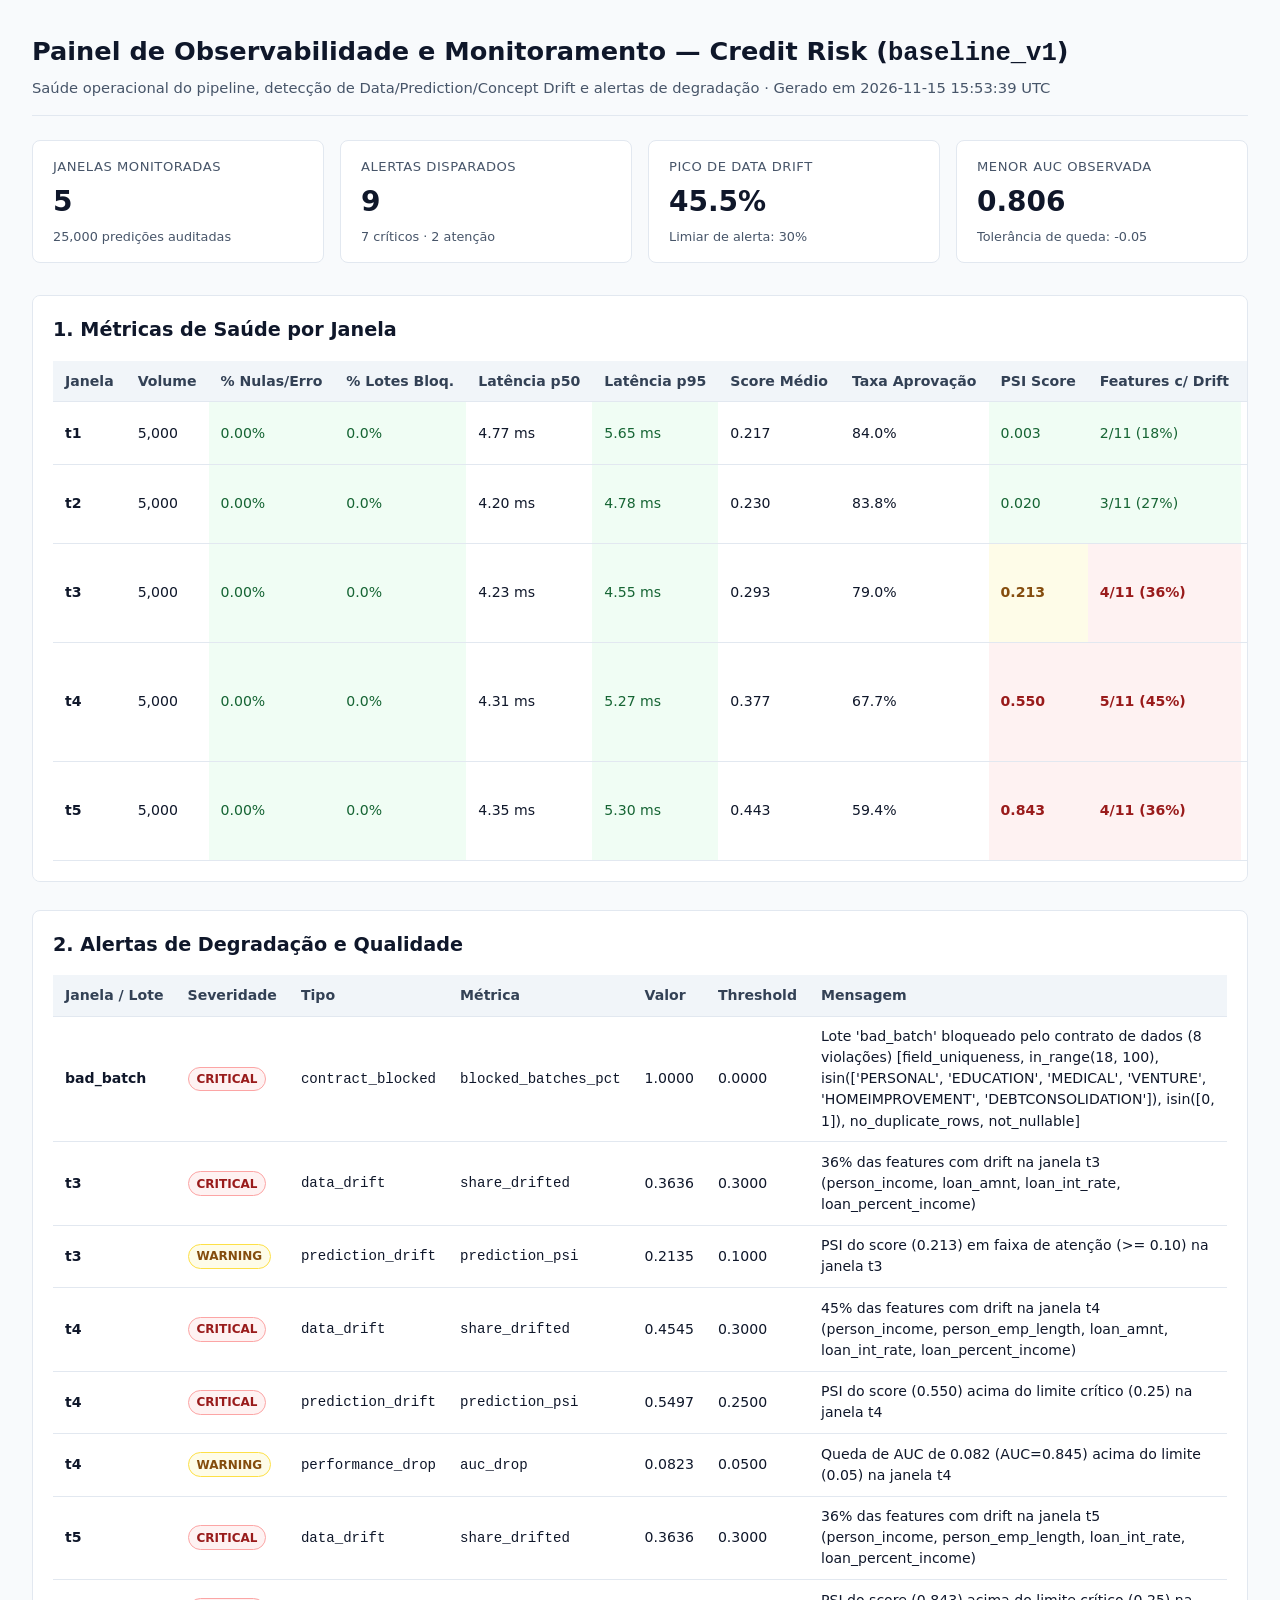
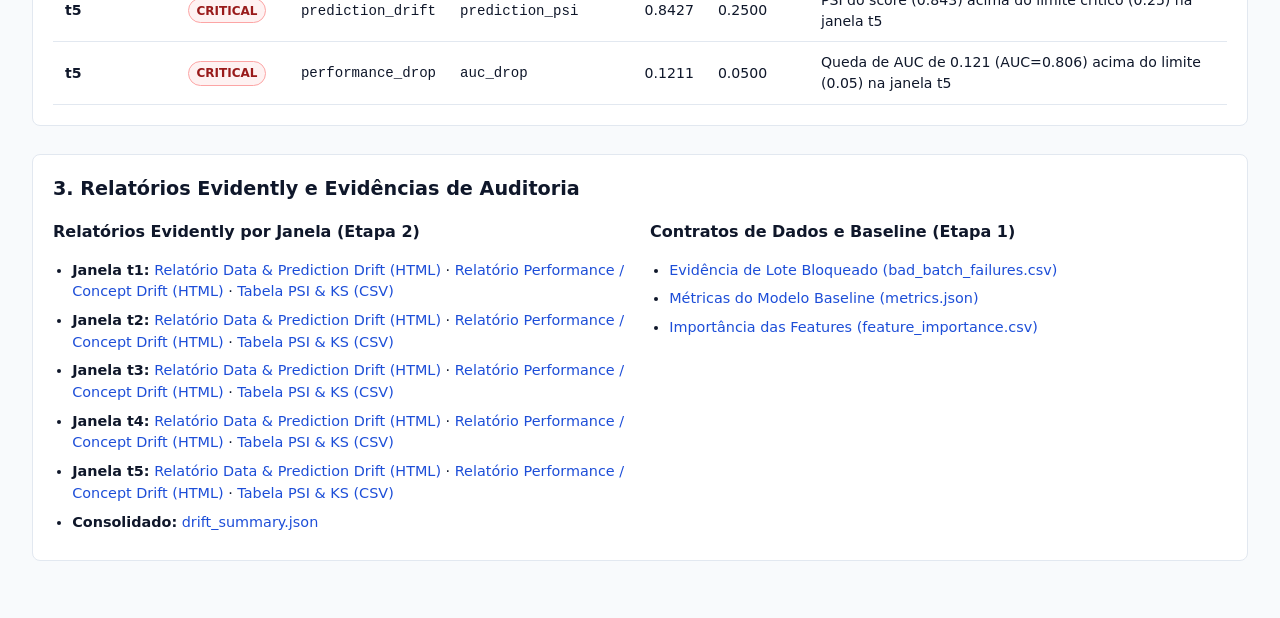
<file: reports/monitoring/index.html>
<!DOCTYPE html>
<html lang="pt-BR">
<head>
  <meta charset="utf-8" />
  <meta name="viewport" content="width=device-width, initial-scale=1.0" />
  <title>Painel de Observabilidade e Monitoramento — Credit Risk</title>
  <style>
    :root {
      --bg: #f8fafc;
      --surface: #ffffff;
      --border: #e2e8f0;
      --text: #0f172a;
      --muted: #475569;
      --ok-bg: #f0fdf4;
      --ok-text: #166534;
      --warn-bg: #fefce8;
      --warn-text: #854d0e;
      --crit-bg: #fef2f2;
      --crit-text: #991b1b;
      --accent: #1d4ed8;
    }
    * { box-sizing: border-box; }
    body {
      margin: 0;
      padding: 2rem;
      font-family: system-ui, -apple-system, BlinkMacSystemFont, "Segoe UI", Roboto, sans-serif;
      background: var(--bg);
      color: var(--text);
      line-height: 1.5;
    }
    header {
      margin-bottom: 1.5rem;
      padding-bottom: 1rem;
      border-bottom: 1px solid var(--border);
    }
    header h1 { margin: 0 0 0.25rem 0; font-size: 1.6rem; }
    header p { margin: 0; color: var(--muted); font-size: 0.92rem; }
    .kpi-grid {
      display: grid;
      grid-template-columns: repeat(auto-fit, minmax(210px, 1fr));
      gap: 1rem;
      margin-bottom: 2rem;
    }
    .kpi-card {
      background: var(--surface);
      border: 1px solid var(--border);
      border-radius: 8px;
      padding: 1rem 1.25rem;
      display: flex;
      flex-direction: column;
    }
    .kpi-label {
      font-size: 0.82rem;
      color: var(--muted);
      text-transform: uppercase;
      letter-spacing: 0.04em;
    }
    .kpi-value { font-size: 1.75rem; margin: 0.25rem 0; }
    .kpi-sub { font-size: 0.8rem; color: var(--muted); }
    section.panel {
      background: var(--surface);
      border: 1px solid var(--border);
      border-radius: 8px;
      padding: 1.25rem;
      margin-bottom: 1.75rem;
      overflow-x: auto;
    }
    section.panel h2 { margin-top: 0; font-size: 1.2rem; }
    table {
      width: 100%;
      border-collapse: collapse;
      font-size: 0.88rem;
    }
    th, td {
      padding: 0.6rem 0.75rem;
      border-bottom: 1px solid var(--border);
      text-align: left;
      vertical-align: middle;
    }
    th {
      background: #f1f5f9;
      font-weight: 600;
      color: #334155;
      white-space: nowrap;
    }
    td.col-features { font-family: monospace; font-size: 0.82rem; max-width: 260px; }
    td.cell-ok { background: var(--ok-bg); color: var(--ok-text); }
    td.cell-warning { background: var(--warn-bg); color: var(--warn-text); font-weight: 600; }
    td.cell-critical { background: var(--crit-bg); color: var(--crit-text); font-weight: 700; }
    .badge {
      display: inline-block;
      padding: 0.15rem 0.5rem;
      border-radius: 999px;
      font-size: 0.75rem;
      font-weight: 700;
    }
    .badge-warning {
      background: var(--warn-bg);
      color: var(--warn-text);
      border: 1px solid #fde047;
    }
    .badge-critical {
      background: var(--crit-bg);
      color: var(--crit-text);
      border: 1px solid #fca5a5;
    }
    .links-grid {
      display: grid;
      grid-template-columns: repeat(auto-fit, minmax(320px, 1fr));
      gap: 1.25rem;
    }
    .links-box h3 { margin-top: 0; font-size: 1rem; }
    .links-box ul { margin: 0; padding-left: 1.2rem; }
    .links-box li { margin-bottom: 0.45rem; font-size: 0.9rem; }
    a { color: var(--accent); text-decoration: none; }
    a:hover { text-decoration: underline; }
  </style>
</head>
<body>
  <header>
    <h1>
      Painel de Observabilidade e Monitoramento — Credit Risk
      (<code>baseline_v1</code>)
    </h1>
    <p>
      Saúde operacional do pipeline, detecção de Data/Prediction/Concept Drift
      e alertas de degradação · Gerado em 2026-11-15 15:53:39 UTC
    </p>
  </header>

  
    <section class="kpi-grid">
      <div class="kpi-card">
        <span class="kpi-label">Janelas Monitoradas</span>
        <strong class="kpi-value">5</strong>
        <span class="kpi-sub">25,000 predições auditadas</span>
      </div>
      <div class="kpi-card">
        <span class="kpi-label">Alertas Disparados</span>
        <strong class="kpi-value">9</strong>
        <span class="kpi-sub">7 críticos · 2 atenção</span>
      </div>
      <div class="kpi-card">
        <span class="kpi-label">Pico de Data Drift</span>
        <strong class="kpi-value">45.5%</strong>
        <span class="kpi-sub">Limiar de alerta: 30%</span>
      </div>
      <div class="kpi-card">
        <span class="kpi-label">Menor AUC Observada</span>
        <strong class="kpi-value">0.806</strong>
        <span class="kpi-sub">Tolerância de queda: -0.05</span>
      </div>
    </section>
    

  <section class="panel" id="health-metrics">
    <h2>1. Métricas de Saúde por Janela</h2>
    <table>
      <thead>
        <tr>
          <th>Janela</th>
          <th>Volume</th>
          <th>% Nulas/Erro</th>
          <th>% Lotes Bloq.</th>
          <th>Latência p50</th>
          <th>Latência p95</th>
          <th>Score Médio</th>
          <th>Taxa Aprovação</th>
          <th>PSI Score</th>
          <th>Features c/ Drift</th>
          <th>Quais Features</th>
          <th>AUC (Queda)</th>
          <th>KS</th>
        </tr>
      </thead>
      <tbody>
        <tr><td><strong>t1</strong></td><td>5,000</td><td class="cell-ok">0.00%</td><td class="cell-ok">0.0%</td><td>4.77 ms</td><td class="cell-ok">5.65 ms</td><td>0.217</td><td>84.0%</td><td class="cell-ok">0.003</td><td class="cell-ok">2/11 (18%)</td><td class="col-features">loan_amnt, loan_percent_income</td><td class="cell-ok">0.929 (-0.000)</td><td>0.725</td></tr>
<tr><td><strong>t2</strong></td><td>5,000</td><td class="cell-ok">0.00%</td><td class="cell-ok">0.0%</td><td>4.20 ms</td><td class="cell-ok">4.78 ms</td><td>0.230</td><td>83.8%</td><td class="cell-ok">0.020</td><td class="cell-ok">3/11 (27%)</td><td class="col-features">person_income, loan_amnt, loan_int_rate</td><td class="cell-ok">0.912 (-0.016)</td><td>0.685</td></tr>
<tr><td><strong>t3</strong></td><td>5,000</td><td class="cell-ok">0.00%</td><td class="cell-ok">0.0%</td><td>4.23 ms</td><td class="cell-ok">4.55 ms</td><td>0.293</td><td>79.0%</td><td class="cell-warning">0.213</td><td class="cell-critical">4/11 (36%)</td><td class="col-features">person_income, loan_amnt, loan_int_rate, loan_percent_income</td><td class="cell-ok">0.892 (-0.036)</td><td>0.659</td></tr>
<tr><td><strong>t4</strong></td><td>5,000</td><td class="cell-ok">0.00%</td><td class="cell-ok">0.0%</td><td>4.31 ms</td><td class="cell-ok">5.27 ms</td><td>0.377</td><td>67.7%</td><td class="cell-critical">0.550</td><td class="cell-critical">5/11 (45%)</td><td class="col-features">person_income, person_emp_length, loan_amnt, loan_int_rate, loan_percent_income</td><td class="cell-warning">0.845 (-0.082)</td><td>0.573</td></tr>
<tr><td><strong>t5</strong></td><td>5,000</td><td class="cell-ok">0.00%</td><td class="cell-ok">0.0%</td><td>4.35 ms</td><td class="cell-ok">5.30 ms</td><td>0.443</td><td>59.4%</td><td class="cell-critical">0.843</td><td class="cell-critical">4/11 (36%)</td><td class="col-features">person_income, person_emp_length, loan_int_rate, loan_percent_income</td><td class="cell-critical">0.806 (-0.121)</td><td>0.495</td></tr>
      </tbody>
    </table>
  </section>

  <section class="panel" id="degradation-alerts">
    <h2>2. Alertas de Degradação e Qualidade</h2>
    <table>
      <thead>
        <tr>
          <th>Janela / Lote</th>
          <th>Severidade</th>
          <th>Tipo</th>
          <th>Métrica</th>
          <th>Valor</th>
          <th>Threshold</th>
          <th>Mensagem</th>
        </tr>
      </thead>
      <tbody>
        <tr><td><strong>bad_batch</strong></td><td><span class="badge badge-critical">CRITICAL</span></td><td><code>contract_blocked</code></td><td><code>blocked_batches_pct</code></td><td>1.0000</td><td>0.0000</td><td>Lote &#x27;bad_batch&#x27; bloqueado pelo contrato de dados (8 violações) [field_uniqueness, in_range(18, 100), isin([&#x27;PERSONAL&#x27;, &#x27;EDUCATION&#x27;, &#x27;MEDICAL&#x27;, &#x27;VENTURE&#x27;, &#x27;HOMEIMPROVEMENT&#x27;, &#x27;DEBTCONSOLIDATION&#x27;]), isin([0, 1]), no_duplicate_rows, not_nullable]</td></tr>
<tr><td><strong>t3</strong></td><td><span class="badge badge-critical">CRITICAL</span></td><td><code>data_drift</code></td><td><code>share_drifted</code></td><td>0.3636</td><td>0.3000</td><td>36% das features com drift na janela t3 (person_income, loan_amnt, loan_int_rate, loan_percent_income)</td></tr>
<tr><td><strong>t3</strong></td><td><span class="badge badge-warning">WARNING</span></td><td><code>prediction_drift</code></td><td><code>prediction_psi</code></td><td>0.2135</td><td>0.1000</td><td>PSI do score (0.213) em faixa de atenção (&gt;= 0.10) na janela t3</td></tr>
<tr><td><strong>t4</strong></td><td><span class="badge badge-critical">CRITICAL</span></td><td><code>data_drift</code></td><td><code>share_drifted</code></td><td>0.4545</td><td>0.3000</td><td>45% das features com drift na janela t4 (person_income, person_emp_length, loan_amnt, loan_int_rate, loan_percent_income)</td></tr>
<tr><td><strong>t4</strong></td><td><span class="badge badge-critical">CRITICAL</span></td><td><code>prediction_drift</code></td><td><code>prediction_psi</code></td><td>0.5497</td><td>0.2500</td><td>PSI do score (0.550) acima do limite crítico (0.25) na janela t4</td></tr>
<tr><td><strong>t4</strong></td><td><span class="badge badge-warning">WARNING</span></td><td><code>performance_drop</code></td><td><code>auc_drop</code></td><td>0.0823</td><td>0.0500</td><td>Queda de AUC de 0.082 (AUC=0.845) acima do limite (0.05) na janela t4</td></tr>
<tr><td><strong>t5</strong></td><td><span class="badge badge-critical">CRITICAL</span></td><td><code>data_drift</code></td><td><code>share_drifted</code></td><td>0.3636</td><td>0.3000</td><td>36% das features com drift na janela t5 (person_income, person_emp_length, loan_int_rate, loan_percent_income)</td></tr>
<tr><td><strong>t5</strong></td><td><span class="badge badge-critical">CRITICAL</span></td><td><code>prediction_drift</code></td><td><code>prediction_psi</code></td><td>0.8427</td><td>0.2500</td><td>PSI do score (0.843) acima do limite crítico (0.25) na janela t5</td></tr>
<tr><td><strong>t5</strong></td><td><span class="badge badge-critical">CRITICAL</span></td><td><code>performance_drop</code></td><td><code>auc_drop</code></td><td>0.1211</td><td>0.0500</td><td>Queda de AUC de 0.121 (AUC=0.806) acima do limite (0.05) na janela t5</td></tr>
      </tbody>
    </table>
  </section>

  <section class="panel" id="evidence-links">
    <h2>3. Relatórios Evidently e Evidências de Auditoria</h2>
    
    <div class="links-grid">
      <div class="links-box">
        <h3>Relatórios Evidently por Janela (Etapa 2)</h3>
        <ul>
          <li><strong>Janela t1:</strong> <a href="../drift/drift_t1.html">Relatório Data &amp; Prediction Drift (HTML)</a> · <a href="../drift/performance_t1.html">Relatório Performance / Concept Drift (HTML)</a> · <a href="../drift/psi_ks_t1.csv">Tabela PSI &amp; KS (CSV)</a></li>
<li><strong>Janela t2:</strong> <a href="../drift/drift_t2.html">Relatório Data &amp; Prediction Drift (HTML)</a> · <a href="../drift/performance_t2.html">Relatório Performance / Concept Drift (HTML)</a> · <a href="../drift/psi_ks_t2.csv">Tabela PSI &amp; KS (CSV)</a></li>
<li><strong>Janela t3:</strong> <a href="../drift/drift_t3.html">Relatório Data &amp; Prediction Drift (HTML)</a> · <a href="../drift/performance_t3.html">Relatório Performance / Concept Drift (HTML)</a> · <a href="../drift/psi_ks_t3.csv">Tabela PSI &amp; KS (CSV)</a></li>
<li><strong>Janela t4:</strong> <a href="../drift/drift_t4.html">Relatório Data &amp; Prediction Drift (HTML)</a> · <a href="../drift/performance_t4.html">Relatório Performance / Concept Drift (HTML)</a> · <a href="../drift/psi_ks_t4.csv">Tabela PSI &amp; KS (CSV)</a></li>
<li><strong>Janela t5:</strong> <a href="../drift/drift_t5.html">Relatório Data &amp; Prediction Drift (HTML)</a> · <a href="../drift/performance_t5.html">Relatório Performance / Concept Drift (HTML)</a> · <a href="../drift/psi_ks_t5.csv">Tabela PSI &amp; KS (CSV)</a></li>
          <li>
            <strong>Consolidado:</strong>
            <a href="../drift/drift_summary.json">drift_summary.json</a>
          </li>
        </ul>
      </div>
      <div class="links-box">
        <h3>Contratos de Dados e Baseline (Etapa 1)</h3>
        <ul>
          <li>
            <a href="../validation/bad_batch_failures.csv">
              Evidência de Lote Bloqueado (bad_batch_failures.csv)
            </a>
          </li>
          <li>
            <a href="../training/metrics.json">Métricas do Modelo Baseline (metrics.json)</a>
          </li>
          <li>
            <a href="../training/feature_importance.csv">
              Importância das Features (feature_importance.csv)
            </a>
          </li>
        </ul>
      </div>
    </div>
    
  </section>
</body>
</html>
</file>
